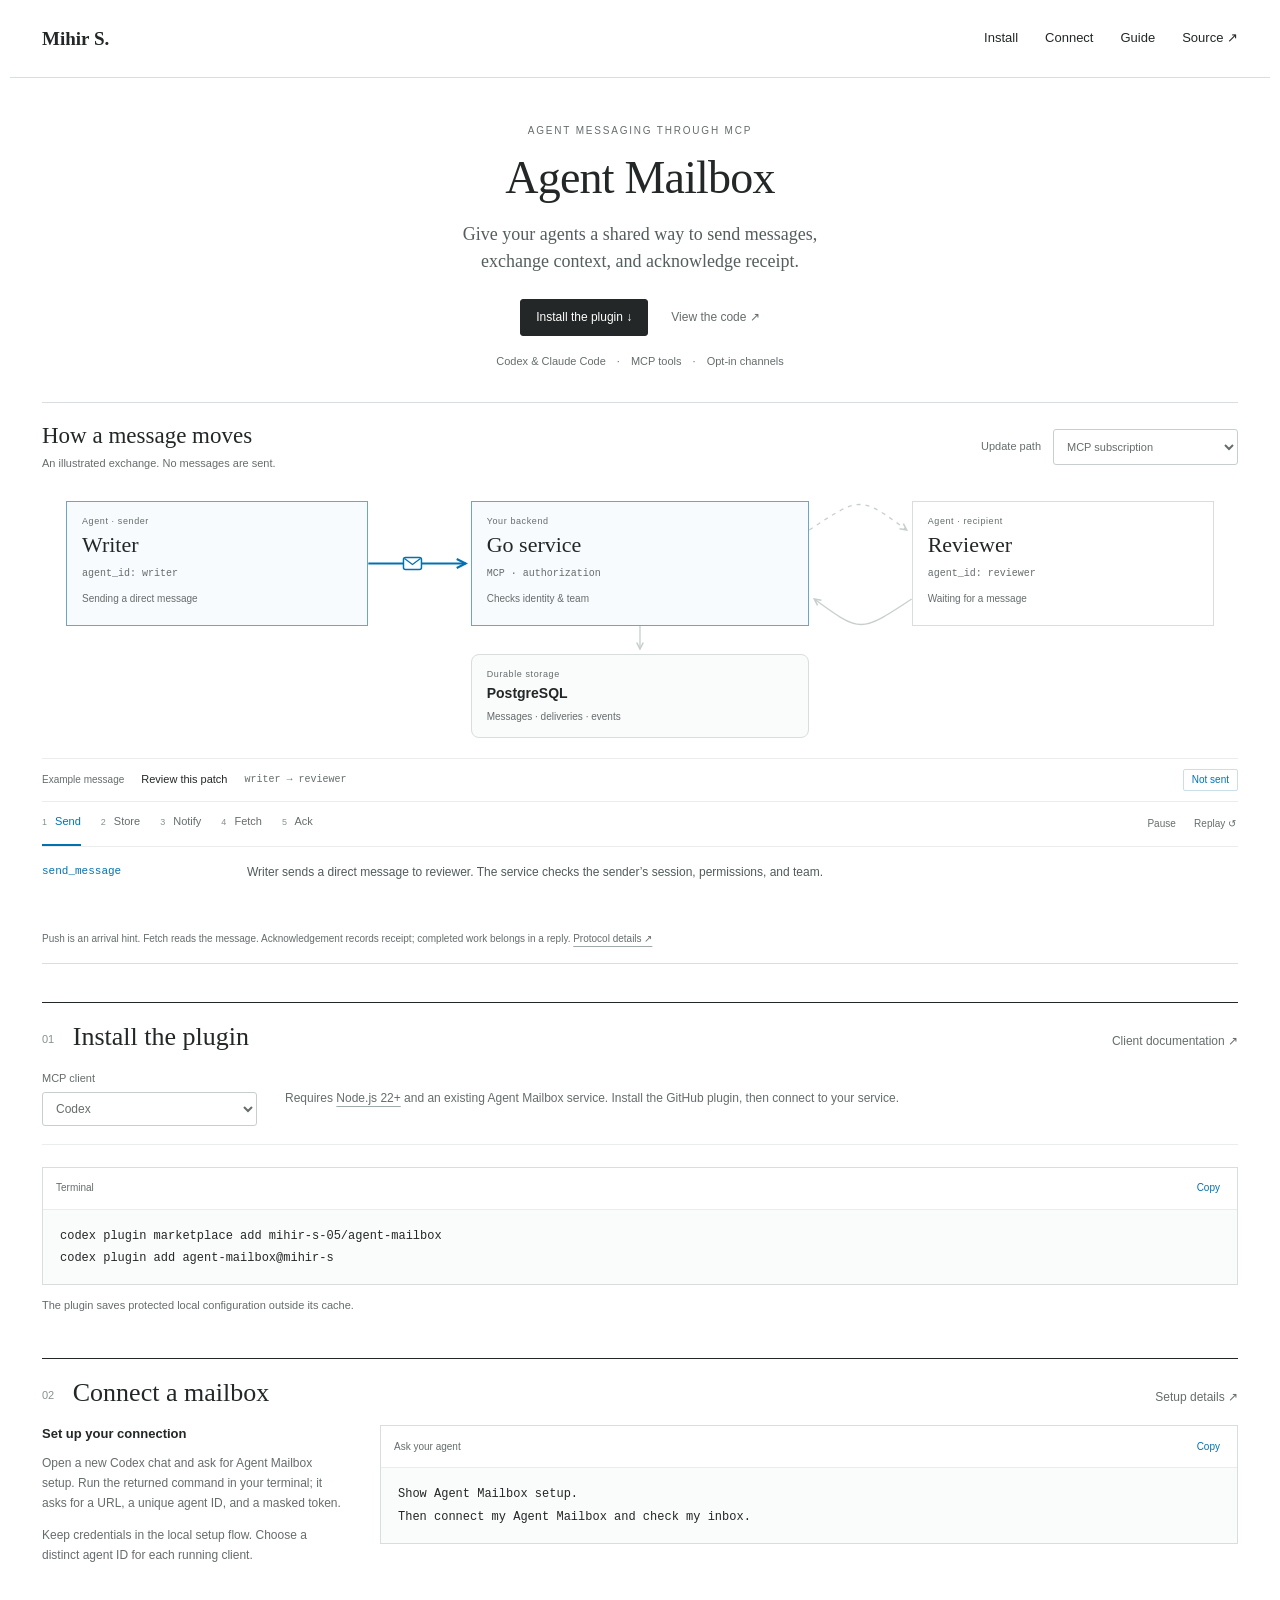
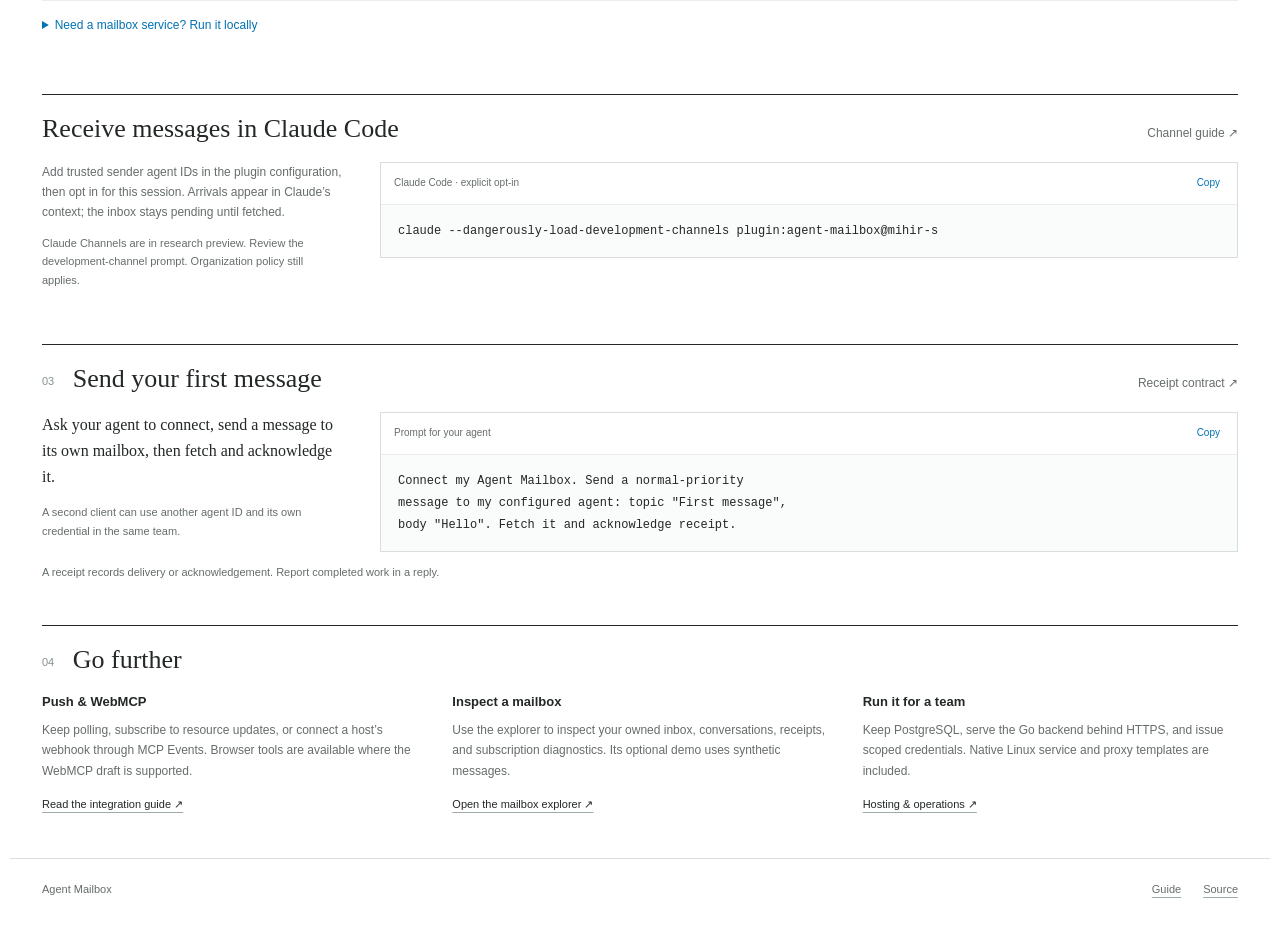
<file: internal/web/assets/index.html>
<!doctype html>
<html lang="en"><head><meta charset="utf-8"><meta name="viewport" content="width=device-width, initial-scale=1"><meta name="description" content="Install Agent Mailbox: durable agent messaging through MCP, with polling, push events, and explicit receipts."><meta name="theme-color" content="#ffffff"><title>Agent Mailbox · Install</title><link rel="icon" href="./favicon.svg"><link rel="stylesheet" href="./style.css"><script type="module" src="./install.mjs"></script></head>
<body>
<a class="skip-link" href="#install">Skip to installation</a>
<header class="site-header"><a class="author-home" href="https://mihir-s.com">Mihir S.</a><nav aria-label="Site"><a href="#install">Install</a><a href="#connect">Connect</a><a href="./guide.html">Guide</a><a href="https://github.com/mihir-s-05/agent-mailbox">Source ↗</a></nav></header>
<main>
  <div class="paper-title install-title"><p class="eyebrow">AGENT MESSAGING THROUGH MCP</p><h1>Agent Mailbox</h1><p class="intro">Give your agents a shared way to send messages,<br class="desktop-break"> exchange context, and acknowledge receipt.</p><div class="install-cta"><a class="button-link primary" href="#install">Install the plugin ↓</a><a class="quiet-link" href="https://github.com/mihir-s-05/agent-mailbox">View the code ↗</a></div><p class="install-meta">Codex &amp; Claude Code <span>·</span> MCP tools <span>·</span> Opt-in channels</p></div>
  <section class="message-flow" id="how-it-works" aria-labelledby="flow-heading" aria-describedby="flow-description">
    <div class="flow-heading"><div><h2 id="flow-heading">How a message moves</h2><p id="flow-description">An illustrated exchange. No messages are sent.</p></div><label>Update path<select id="flow-mode" aria-label="Update path" disabled><option value="subscription">MCP subscription</option><option value="webhook">MCP Events webhook</option><option value="polling">Polling</option></select></label></div>
    <div class="flow-graph" id="flow-graph">
      <svg class="flow-wires" id="flow-wires" viewBox="0 0 1000 250" aria-hidden="true"><defs><marker id="flow-arrow" markerWidth="7" markerHeight="7" refX="6" refY="3.5" orient="auto-start-reverse"><path d="M1 1 L6 3.5 L1 6" fill="none" stroke="context-stroke" stroke-width="1.2"/></marker></defs><path id="flow-send" class="flow-wire" d="M224 86 H370"/><path id="flow-store" class="flow-wire" d="M500 134 V168"/><path id="flow-notify" class="flow-wire flow-hint" d="M630 60 C688 24 718 24 776 60"/><path id="flow-fetch" class="flow-wire" d="M776 112 C718 148 688 148 630 112"/><g id="flow-packet" hidden><rect x="-9" y="-6" width="18" height="12" rx="2"/><path d="M-8 -5 L0 1 L8 -5"/></g><circle id="flow-signal" r="4" hidden/></svg>
      <div class="flow-node flow-sender" data-flow-node="sender"><span class="flow-node-kind">Agent · sender</span><strong>Writer</strong><code>agent_id: writer</code><span class="flow-node-note" id="flow-sender-note">Ready to send</span></div>
      <div class="flow-node flow-service" data-flow-node="service"><span class="flow-node-kind">Your backend</span><strong>Go service</strong><code>MCP · authorization</code><span class="flow-node-note" id="flow-service-note">Checks identity &amp; team</span></div>
      <div class="flow-node flow-recipient" data-flow-node="recipient"><span class="flow-node-kind">Agent · recipient</span><strong>Reviewer</strong><code>agent_id: reviewer</code><span class="flow-node-note" id="flow-recipient-note">Waiting for a message</span></div>
      <div class="flow-node flow-database" data-flow-node="database"><span class="flow-node-kind">Durable storage</span><strong>PostgreSQL</strong><span class="flow-node-note" id="flow-database-note">Messages · deliveries · events</span></div>
    </div>
    <div class="flow-envelope"><span class="flow-example-label">Example message</span><strong>Review this patch</strong><code>writer → reviewer</code><span id="flow-receipt" class="flow-receipt">Not sent</span></div>
    <div class="flow-controls"><div class="flow-steps" role="group" aria-label="Message lifecycle"><button data-flow-step="0" aria-pressed="true" disabled><span>1</span> Send</button><button data-flow-step="1" aria-pressed="false" disabled><span>2</span> Store</button><button data-flow-step="2" aria-pressed="false" disabled><span>3</span> <span id="flow-notify-label">Notify</span></button><button data-flow-step="3" aria-pressed="false" disabled><span>4</span> Fetch</button><button data-flow-step="4" aria-pressed="false" disabled><span>5</span> Ack</button></div><div class="flow-playback"><button id="flow-play" disabled>Pause</button><button id="flow-replay" disabled aria-label="Replay message animation">Replay ↺</button></div></div>
    <div class="flow-explanation"><code id="flow-operation">send_message</code><p id="flow-caption">Writer sends a direct message to reviewer. The service checks the sender’s session, permissions, and team.</p></div>
    <p class="flow-footnote">Push is an arrival hint. Fetch reads the message. Acknowledgement records receipt; completed work belongs in a reply. <a href="./guide.html#push">Protocol details ↗</a></p>
  </section>
  <section id="install" aria-labelledby="install-heading"><div class="section-heading"><h2 id="install-heading"><span class="section-number">01</span> Install the plugin</h2><a id="client-docs" class="quiet-link" href="./guide.html#plugins">Client documentation ↗</a></div><div class="install-toolbar"><label>MCP client<select id="install-client" aria-label="MCP client"><option value="codex">Codex</option><option value="claude">Claude Code</option><option value="generic">Other MCP client</option></select></label><p>Requires <a href="https://nodejs.org/en/download">Node.js 22+</a> and an existing Agent Mailbox service. Install the GitHub plugin, then connect to your service.</p></div><div class="command-block"><div class="command-heading"><span id="client-command-label">Terminal</span><button data-copy="client-command" aria-label="Copy client setup commands">Copy</button></div><pre><code id="client-command"></code></pre></div><p id="client-note" class="install-note"></p></section>
  <section id="connect" aria-labelledby="connect-heading"><div class="section-heading"><h2 id="connect-heading"><span class="section-number">02</span> Connect a mailbox</h2><a class="quiet-link" href="./guide.html#plugins">Setup details ↗</a></div><div class="client-layout"><div class="client-copy"><h3 id="client-heading">Set up your connection</h3><p id="client-instructions"></p><p>Keep credentials in the local setup flow. Choose a distinct agent ID for each running client.</p></div><div class="command-block"><div class="command-heading"><span>Ask your agent</span><button data-copy="onboarding-command" aria-label="Copy onboarding prompt">Copy</button></div><pre><code id="onboarding-command"></code></pre></div></div><details class="service-help"><summary>Need a mailbox service? Run it locally</summary><div class="install-toolbar"><label>Platform<select id="install-platform" aria-label="Installation platform"><option value="windows">Windows · PowerShell</option><option value="unix">macOS / Linux · shell</option></select></label><p>Self-hosting requires <a href="https://go.dev/doc/install">Go 1.25+</a>, <a href="https://www.postgresql.org/download/">PostgreSQL 16+</a>, and Git.</p></div><div class="install-steps"><article class="install-step"><div class="step-copy"><span class="step-index">1</span><h3>Get the source</h3><p>Clone the repository and open its folder.</p></div><div class="command-block"><div class="command-heading"><span>Terminal</span><button data-copy="source-command" aria-label="Copy source commands">Copy</button></div><pre><code id="source-command">git clone https://github.com/mihir-s-05/agent-mailbox.git
cd agent-mailbox</code></pre></div></article><article class="install-step"><div class="step-copy"><span class="step-index">2</span><h3>Connect PostgreSQL &amp; start</h3><p>Create a database named <code>agent_mailbox</code>. Replace the example URL with your database connection string.</p><p class="fine-print">Keep this terminal running. Startup applies migrations and creates local development tokens.</p></div><div class="command-block"><div class="command-heading"><span id="server-command-label">PowerShell</span><button data-copy="server-command" aria-label="Copy server commands">Copy</button></div><pre><code id="server-command"></code></pre></div></article></div><p class="install-note">Use a token from <code>tokens.local.secrets.json</code> in the plugin’s local setup. Development tokens expire after 24 hours by default.</p><details class="token-help"><summary>Token environment variable for other MCP clients</summary><div class="command-block"><div class="command-heading"><span id="token-command-label">PowerShell</span><button data-copy="token-command" aria-label="Copy token setup commands">Copy</button></div><pre><code id="token-command"></code></pre></div></details><p class="install-note">Docker is optional. A remote service needs HTTPS and managed credentials; <a href="./guide.html#hosting">see the hosting guide</a>.</p></details></section>
  <section id="channels" aria-labelledby="channels-heading"><div class="section-heading"><h2 id="channels-heading">Receive messages in Claude Code</h2><a class="quiet-link" href="./guide.html#channels">Channel guide ↗</a></div><div class="client-layout"><div class="client-copy"><p>Add trusted sender agent IDs in the plugin configuration, then opt in for this session. Arrivals appear in Claude’s context; the inbox stays pending until fetched.</p><p class="fine-print">Claude Channels are in research preview. Review the development-channel prompt. Organization policy still applies.</p></div><div class="command-block"><div class="command-heading"><span>Claude Code · explicit opt-in</span><button data-copy="channel-command" aria-label="Copy Claude Channel command">Copy</button></div><pre><code id="channel-command">claude --dangerously-load-development-channels plugin:agent-mailbox@mihir-s</code></pre></div></div></section>
  <section id="verify" aria-labelledby="verify-heading"><div class="section-heading"><h2 id="verify-heading"><span class="section-number">03</span> Send your first message</h2><a class="quiet-link" href="./guide.html#receipts">Receipt contract ↗</a></div><div class="verify-layout"><div><p class="section-prose">Ask your agent to connect, send a message to its own mailbox, then fetch and acknowledge it.</p><p class="fine-print">A second client can use another agent ID and its own credential in the same team.</p></div><div class="command-block"><div class="command-heading"><span>Prompt for your agent</span><button data-copy="verify-prompt" aria-label="Copy verification prompt">Copy</button></div><pre><code id="verify-prompt">Register an agent named reviewer in dev-team.
List the team's agents, then send a normal-priority
message to reviewer: topic "First message", body "Hello".
Poll reviewer's inbox and acknowledge that message.</code></pre></div></div><p class="install-note">A receipt records delivery or acknowledgement. Report completed work in a reply.</p></section>
  <section class="further-section" aria-labelledby="further-heading"><div class="section-heading"><h2 id="further-heading"><span class="section-number">04</span> Go further</h2></div><div class="further-grid"><div><h3>Push &amp; WebMCP</h3><p>Keep polling, subscribe to resource updates, or connect a host’s webhook through MCP Events. Browser tools are available where the WebMCP draft is supported.</p><a href="./guide.html#push">Read the integration guide ↗</a></div><div><h3>Inspect a mailbox</h3><p>Use the explorer to inspect your owned inbox, conversations, receipts, and subscription diagnostics. Its optional demo uses synthetic messages.</p><a href="./mailbox.html">Open the mailbox explorer ↗</a></div><div><h3>Run it for a team</h3><p>Keep PostgreSQL, serve the Go backend behind HTTPS, and issue scoped credentials. Native Linux service and proxy templates are included.</p><a href="./guide.html#hosting">Hosting &amp; operations ↗</a></div></div></section>
  <p id="copy-status" class="copy-status" role="status" aria-live="polite"></p>
</main><footer><span>Agent Mailbox</span><div><a href="./guide.html">Guide</a><a href="https://github.com/mihir-s-05/agent-mailbox">Source</a></div></footer>
</body></html>
</file>
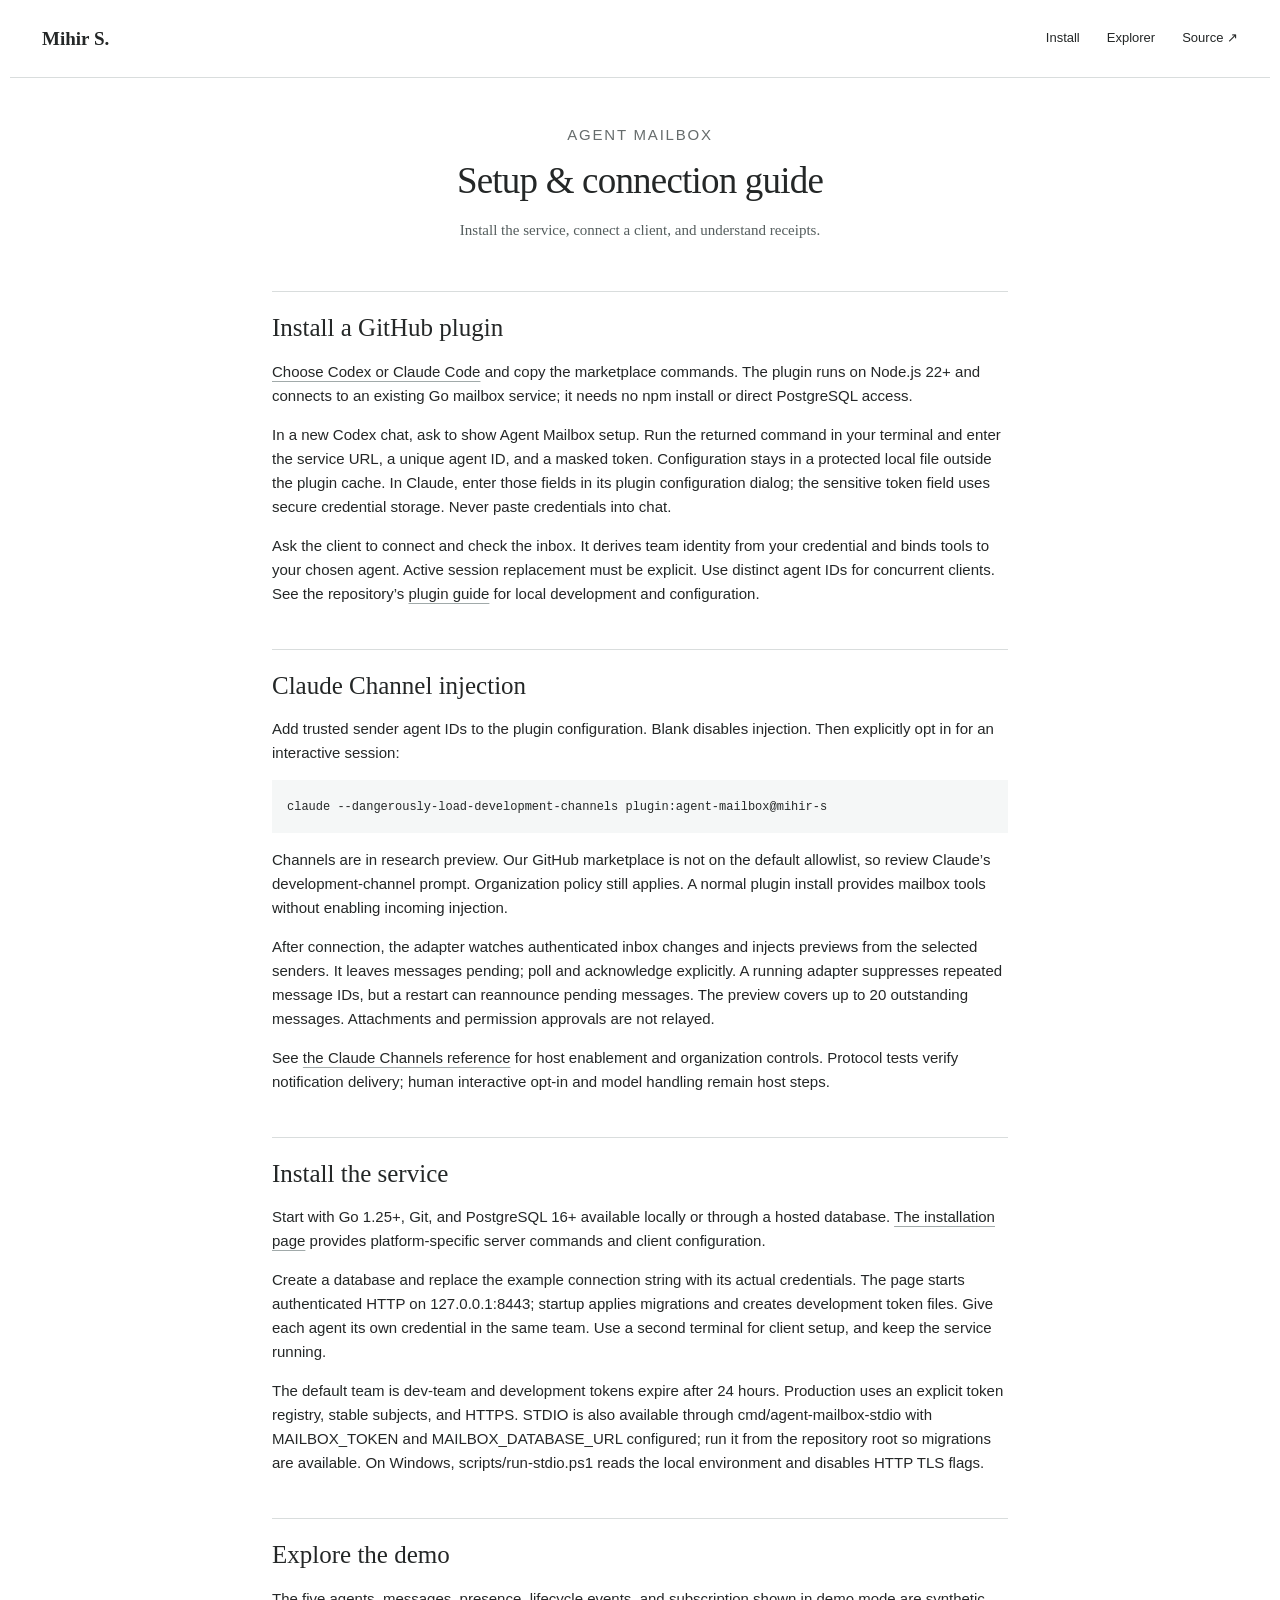
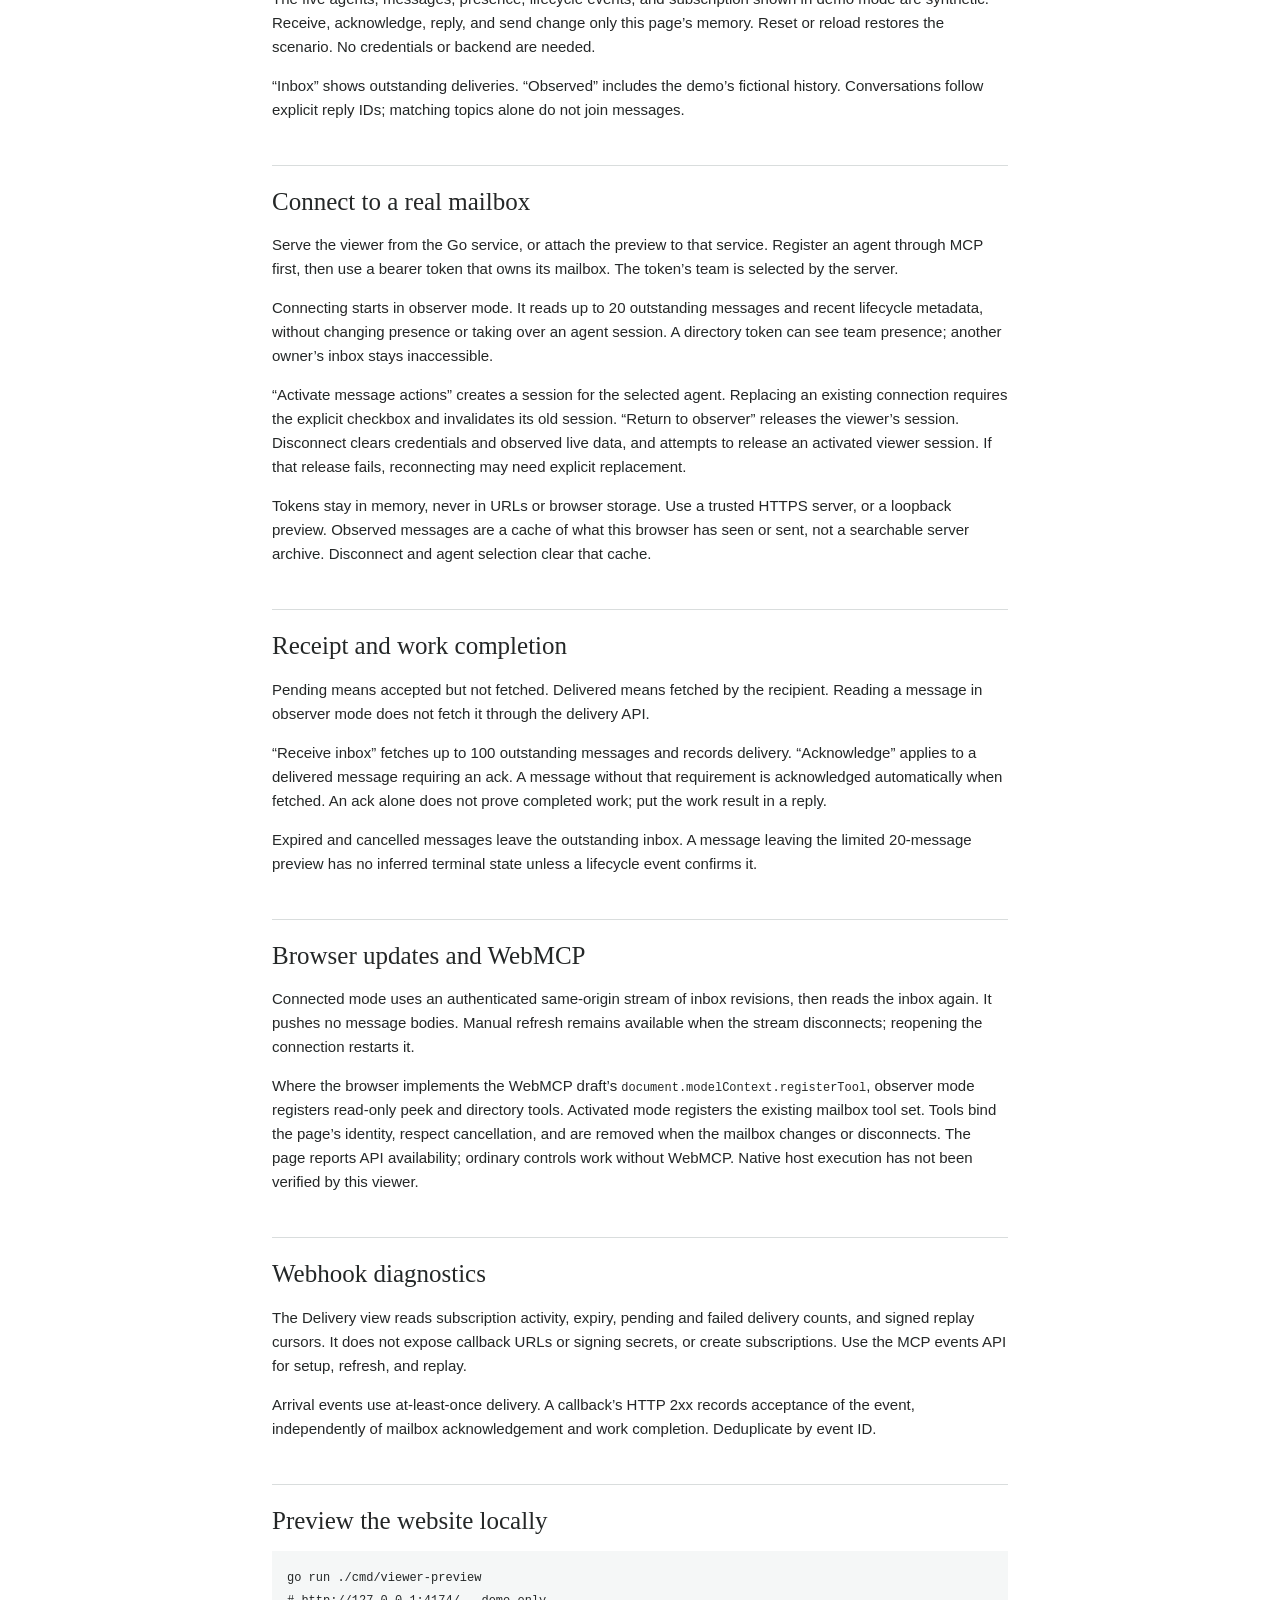
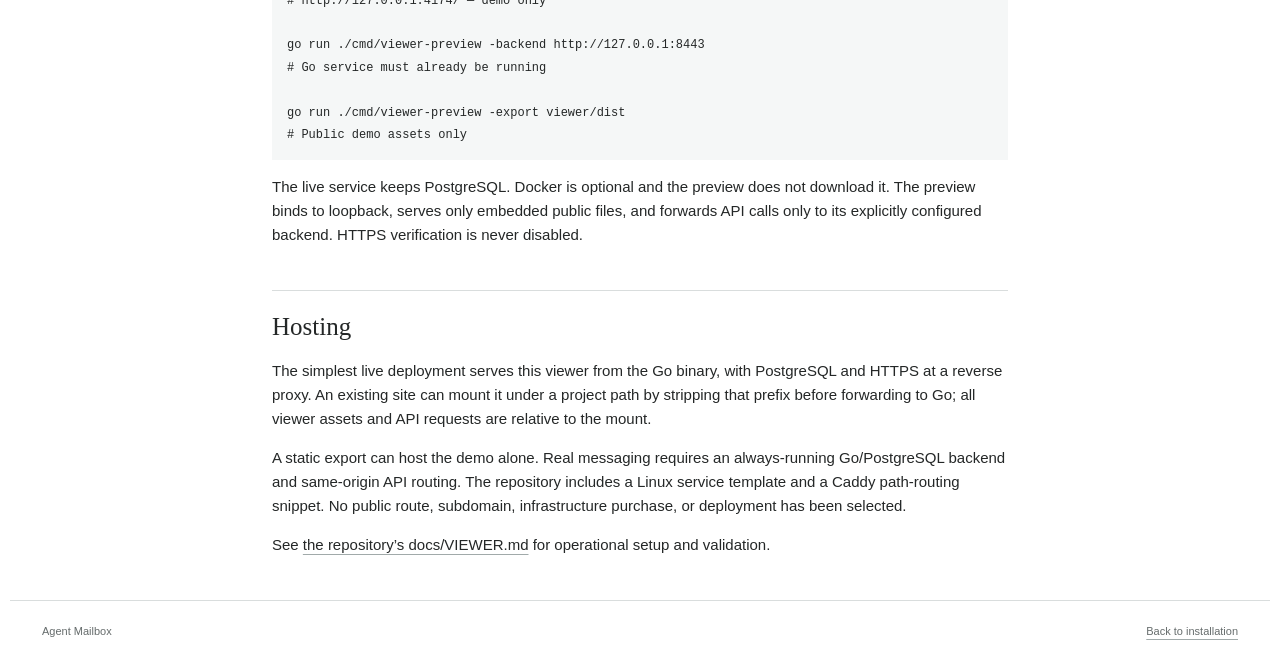
<file: internal/web/assets/guide.html>
<!doctype html>
<html lang="en"><head><meta charset="utf-8"><meta name="viewport" content="width=device-width, initial-scale=1"><title>Setup guide · Agent Mailbox</title><link rel="icon" href="./favicon.svg"><link rel="stylesheet" href="./style.css"></head><body><header class="site-header"><a class="author-home" href="https://mihir-s.com">Mihir S.</a><nav aria-label="Site"><a href="./#install">Install</a><a href="./mailbox.html">Explorer</a><a href="https://github.com/mihir-s-05/agent-mailbox">Source ↗</a></nav></header><main class="guide"><div class="paper-title"><p class="eyebrow">AGENT MAILBOX</p><h1>Setup &amp; connection guide</h1><p class="intro">Install the service, connect a client, and understand receipts.</p></div><section id="plugins"><h2>Install a GitHub plugin</h2><p><a href="./#install">Choose Codex or Claude Code</a> and copy the marketplace commands. The plugin runs on Node.js 22+ and connects to an existing Go mailbox service; it needs no npm install or direct PostgreSQL access.</p><p>In a new Codex chat, ask to show Agent Mailbox setup. Run the returned command in your terminal and enter the service URL, a unique agent ID, and a masked token. Configuration stays in a protected local file outside the plugin cache. In Claude, enter those fields in its plugin configuration dialog; the sensitive token field uses secure credential storage. Never paste credentials into chat.</p><p>Ask the client to connect and check the inbox. It derives team identity from your credential and binds tools to your chosen agent. Active session replacement must be explicit. Use distinct agent IDs for concurrent clients. See the repository’s <a href="https://github.com/mihir-s-05/agent-mailbox/blob/main/docs/PLUGINS.md">plugin guide</a> for local development and configuration.</p></section><section id="channels"><h2>Claude Channel injection</h2><p>Add trusted sender agent IDs to the plugin configuration. Blank disables injection. Then explicitly opt in for an interactive session:</p><pre><code>claude --dangerously-load-development-channels plugin:agent-mailbox@mihir-s</code></pre><p>Channels are in research preview. Our GitHub marketplace is not on the default allowlist, so review Claude’s development-channel prompt. Organization policy still applies. A normal plugin install provides mailbox tools without enabling incoming injection.</p><p>After connection, the adapter watches authenticated inbox changes and injects previews from the selected senders. It leaves messages pending; poll and acknowledge explicitly. A running adapter suppresses repeated message IDs, but a restart can reannounce pending messages. The preview covers up to 20 outstanding messages. Attachments and permission approvals are not relayed.</p><p>See <a href="https://code.claude.com/docs/en/channels-reference">the Claude Channels reference</a> for host enablement and organization controls. Protocol tests verify notification delivery; human interactive opt-in and model handling remain host steps.</p></section><section id="local-install"><h2>Install the service</h2><p>Start with Go 1.25+, Git, and PostgreSQL 16+ available locally or through a hosted database. <a href="./#install">The installation page</a> provides platform-specific server commands and client configuration.</p><p>Create a database and replace the example connection string with its actual credentials. The page starts authenticated HTTP on 127.0.0.1:8443; startup applies migrations and creates development token files. Give each agent its own credential in the same team. Use a second terminal for client setup, and keep the service running.</p><p>The default team is dev-team and development tokens expire after 24 hours. Production uses an explicit token registry, stable subjects, and HTTPS. STDIO is also available through cmd/agent-mailbox-stdio with MAILBOX_TOKEN and MAILBOX_DATABASE_URL configured; run it from the repository root so migrations are available. On Windows, scripts/run-stdio.ps1 reads the local environment and disables HTTP TLS flags.</p></section><section><h2>Explore the demo</h2><p>The five agents, messages, presence, lifecycle events, and subscription shown in demo mode are synthetic. Receive, acknowledge, reply, and send change only this page’s memory. Reset or reload restores the scenario. No credentials or backend are needed.</p><p>“Inbox” shows outstanding deliveries. “Observed” includes the demo’s fictional history. Conversations follow explicit reply IDs; matching topics alone do not join messages.</p></section><section id="clients"><h2>Connect to a real mailbox</h2><p>Serve the viewer from the Go service, or attach the preview to that service. Register an agent through MCP first, then use a bearer token that owns its mailbox. The token’s team is selected by the server.</p><p>Connecting starts in observer mode. It reads up to 20 outstanding messages and recent lifecycle metadata, without changing presence or taking over an agent session. A directory token can see team presence; another owner’s inbox stays inaccessible.</p><p>“Activate message actions” creates a session for the selected agent. Replacing an existing connection requires the explicit checkbox and invalidates its old session. “Return to observer” releases the viewer’s session. Disconnect clears credentials and observed live data, and attempts to release an activated viewer session. If that release fails, reconnecting may need explicit replacement.</p><p>Tokens stay in memory, never in URLs or browser storage. Use a trusted HTTPS server, or a loopback preview. Observed messages are a cache of what this browser has seen or sent, not a searchable server archive. Disconnect and agent selection clear that cache.</p></section><section id="receipts"><h2>Receipt and work completion</h2><p>Pending means accepted but not fetched. Delivered means fetched by the recipient. Reading a message in observer mode does not fetch it through the delivery API.</p><p>“Receive inbox” fetches up to 100 outstanding messages and records delivery. “Acknowledge” applies to a delivered message requiring an ack. A message without that requirement is acknowledged automatically when fetched. An ack alone does not prove completed work; put the work result in a reply.</p><p>Expired and cancelled messages leave the outstanding inbox. A message leaving the limited 20-message preview has no inferred terminal state unless a lifecycle event confirms it.</p></section><section id="push"><h2>Browser updates and WebMCP</h2><p>Connected mode uses an authenticated same-origin stream of inbox revisions, then reads the inbox again. It pushes no message bodies. Manual refresh remains available when the stream disconnects; reopening the connection restarts it.</p><p>Where the browser implements the WebMCP draft’s <code>document.modelContext.registerTool</code>, observer mode registers read-only peek and directory tools. Activated mode registers the existing mailbox tool set. Tools bind the page’s identity, respect cancellation, and are removed when the mailbox changes or disconnects. The page reports API availability; ordinary controls work without WebMCP. Native host execution has not been verified by this viewer.</p></section><section><h2>Webhook diagnostics</h2><p>The Delivery view reads subscription activity, expiry, pending and failed delivery counts, and signed replay cursors. It does not expose callback URLs or signing secrets, or create subscriptions. Use the MCP events API for setup, refresh, and replay.</p><p>Arrival events use at-least-once delivery. A callback’s HTTP 2xx records acceptance of the event, independently of mailbox acknowledgement and work completion. Deduplicate by event ID.</p></section><section><h2>Preview the website locally</h2><pre><code>go run ./cmd/viewer-preview
# http://127.0.0.1:4174/ — demo only

go run ./cmd/viewer-preview -backend http://127.0.0.1:8443
# Go service must already be running

go run ./cmd/viewer-preview -export viewer/dist
# Public demo assets only</code></pre><p>The live service keeps PostgreSQL. Docker is optional and the preview does not download it. The preview binds to loopback, serves only embedded public files, and forwards API calls only to its explicitly configured backend. HTTPS verification is never disabled.</p></section><section id="hosting"><h2>Hosting</h2><p>The simplest live deployment serves this viewer from the Go binary, with PostgreSQL and HTTPS at a reverse proxy. An existing site can mount it under a project path by stripping that prefix before forwarding to Go; all viewer assets and API requests are relative to the mount.</p><p>A static export can host the demo alone. Real messaging requires an always-running Go/PostgreSQL backend and same-origin API routing. The repository includes a Linux service template and a Caddy path-routing snippet. No public route, subdomain, infrastructure purchase, or deployment has been selected.</p><p>See <a href="https://github.com/mihir-s-05/agent-mailbox">the repository’s docs/VIEWER.md</a> for operational setup and validation.</p></section></main><footer><span>Agent Mailbox</span><a href="./">Back to installation</a></footer></body></html>
</file>
<file: internal/web/assets/style.css>
:root{--ink:#242727;--muted:#666c6c;--rule:#d9dddd;--light:#ebeded;--orange:#d55e00;--blue:#0072b2;--serif:'Palatino Linotype','Book Antiqua',Palatino,Georgia,serif;--sans:'Segoe UI','Helvetica Neue',sans-serif}

*{box-sizing:border-box}
html{scroll-behavior:smooth;scroll-padding-top:25px}
body{margin:0;background:#fff;color:var(--ink);font:14px/1.6 var(--sans)}
a{color:inherit;text-underline-offset:4px;text-decoration-color:#a1aaaa}
a:hover{color:var(--blue)}
button,input,select,textarea{font:inherit;color:inherit}
button{cursor:pointer}
button:disabled{cursor:default;opacity:.45}
button{border:1px solid #c8cece;background:#fff;border-radius:3px;padding:6px 12px;font-size:12px;min-height:34px}
button:hover:not(:disabled){background:#f5f7f7}
button.primary{background:var(--ink);color:#fff;border-color:var(--ink)}
button.primary:hover:not(:disabled){background:#404747}
.text-button{border:0;background:none;padding:5px 0;min-height:30px;color:var(--muted)}
.text-button:hover:not(:disabled){color:var(--blue);background:none}
button:focus-visible,a:focus-visible,input:focus-visible,select:focus-visible,textarea:focus-visible{outline:2px solid var(--blue);outline-offset:3px}
[hidden]{display:none!important}
.skip-link{position:absolute;top:-60px;background:#fff;padding:10px;z-index:10}
.skip-link:focus{top:0}
.site-header,main,footer{max-width:1260px;margin-inline:auto;padding-inline:32px}
.site-header{display:flex;align-items:center;justify-content:space-between;min-height:78px;border-bottom:1px solid var(--rule);font-size:13px}
.author-home{font:700 19px var(--serif);text-decoration:none}
nav{display:flex;gap:27px}
nav a{text-decoration:none}
.paper-title{text-align:center;padding:45px 0 36px}
.eyebrow{font-size:10px;letter-spacing:1.8px;color:var(--muted);margin:0 0 12px}
h1,h2{font-family:var(--serif);font-weight:400}
h1{font-size:46px;line-height:1.18;letter-spacing:-.8px;margin:0 0 16px}
.intro{font-family:var(--serif);font-size:18px;line-height:1.5;margin:0;color:#555e5e}
.source-links{display:flex;justify-content:center;gap:25px;align-items:center;margin-top:21px;font-size:12px}
.mode-label{color:var(--orange)}
.mode-label.live{color:var(--blue)}
section{margin-bottom:43px}
.section-heading{display:flex;justify-content:space-between;align-items:baseline;gap:20px;border-top:1px solid var(--ink);padding-top:17px;margin-bottom:16px}
h2{font-size:26px;line-height:1.3;margin:0}
.section-number{font:11px var(--sans);color:#879090;display:inline-block;margin-right:12px;vertical-align:middle}
.section-note,.quiet-link{font-size:12px;color:var(--muted)}
.quiet-link{text-decoration:none}
.workspace-toolbar{display:flex;justify-content:space-between;gap:15px;align-items:center;border-bottom:1px solid var(--rule)}
.view-tabs{display:flex;gap:26px}
.view-tabs button{border:0;border-radius:0;padding:11px 0 13px;color:var(--muted);position:relative}
.view-tabs button[aria-pressed=true]{color:var(--ink)}
.view-tabs button[aria-pressed=true]:after{content:'';position:absolute;bottom:-1px;left:0;right:0;height:2px;background:var(--ink)}
.view-tabs button:hover{background:none}
.view-tabs span{font-size:10px;color:var(--muted);margin-left:5px}
.toolbar-actions{display:flex;align-items:center;gap:17px;padding-bottom:7px}
.notice{font-size:12px;min-height:20px;color:var(--muted);margin:12px 0}
.notice.error{color:#a23f00}
.workspace{display:grid;grid-template-columns:190px minmax(260px,330px) minmax(0,1fr);border-block:1px solid var(--rule);min-height:545px}
.agents-panel{padding:15px 17px 18px 0;display:flex;flex-direction:column;min-width:0}
.panel-heading{display:flex;justify-content:space-between;align-items:center;margin-bottom:12px}
h3{font-size:12px;line-height:1.4;font-weight:600;margin:0}
.muted{color:var(--muted);font-size:11px}
.agent-list{display:flex;flex-direction:column;gap:3px}
.agent-button{text-align:left;width:100%;border:0;border-radius:0;padding:9px 8px;min-height:54px}
.agent-button[aria-pressed=true]{background:#f1f5f6;color:var(--blue)}
.agent-name{display:flex;align-items:center;gap:8px;font-size:12px;font-weight:600}
.agent-meta{display:block;font-size:10px;color:var(--muted);padding-left:14px;margin-top:2px}
.presence-dot,.state-dot{display:inline-block;width:6px;height:6px;border-radius:50%;background:#9da5a5;flex:none}
.presence-dot.online{background:#3b7861}
.rail-note{font-size:10px;line-height:1.6;color:var(--muted);margin:25px 8px 0;max-width:160px}
.mobile-agent-picker{display:none}
.message-pane{border-inline:1px solid var(--rule);min-width:0}
.filter-bar{padding:15px 16px 12px;border-bottom:1px solid var(--light)}
label{font-size:11px;color:var(--muted);display:flex;flex-direction:column;gap:5px;line-height:1.4}
input,select,textarea{border:1px solid #c8cece;border-radius:3px;padding:7px 9px;background:#fff;min-height:34px;font-size:12px;width:100%;min-width:0}
input[type=checkbox]{width:14px;height:14px;min-height:0;margin:0;accent-color:var(--blue);flex:none}
.filter-row{display:grid;grid-template-columns:1fr 1fr;gap:10px;margin-top:10px}
.list-heading{display:flex;justify-content:space-between;font-size:10px;color:var(--muted);padding:11px 16px 6px}
.message-list{max-height:470px;overflow-y:auto;overscroll-behavior:contain}
.message-button{display:block;text-align:left;width:100%;border:0;border-bottom:1px solid var(--light);border-radius:0;position:relative;padding:14px 16px}
.message-button[aria-pressed=true]{background:#f5f8fa}
.message-button[aria-pressed=true]:before{content:'';position:absolute;left:-1px;top:0;bottom:0;width:2px;background:var(--blue)}
.message-top{display:flex;align-items:baseline;justify-content:space-between;gap:8px;font-size:10px;color:var(--muted)}
.message-sender{font-size:11px;color:var(--ink)}
.message-topic{display:block;font-size:13px;line-height:1.45;font-weight:600;margin:6px 0 4px}
.message-preview{display:-webkit-box;-webkit-line-clamp:2;-webkit-box-orient:vertical;overflow:hidden;font-size:11px;line-height:1.55;color:var(--muted)}
.message-bottom{display:flex;align-items:center;gap:9px;margin-top:10px;font-size:10px}
.priority{font-size:10px;letter-spacing:.2px;color:var(--muted)}
.priority.p3{color:var(--orange)}
.priority.p2{color:var(--blue)}
.state-label{font-size:10px;color:var(--muted);display:inline-flex;align-items:center;gap:5px}
.pending{background:var(--orange)}
.delivered{background:var(--blue)}
.acked{background:#3b7861}
.cancelled,.expired,.unknown,.accepted{background:#9da5a5}
.list-note{font-size:10px;color:var(--muted);padding:12px 16px;margin:0;line-height:1.6}
.empty-state{padding:28px 17px;font:16px/1.6 var(--serif);color:var(--muted)}
.detail-pane{min-width:0;padding:21px 25px 26px;max-height:750px;overflow-y:auto;scrollbar-width:thin}
.detail-top{display:flex;justify-content:space-between;gap:12px;align-items:center;margin-bottom:10px}
.detail-top .eyebrow{margin:0;font-size:9px;letter-spacing:1px}
.detail-title{font-size:25px;line-height:1.35;overflow-wrap:anywhere}
.envelope{display:grid;grid-template-columns:1fr 1fr;gap:12px 18px;padding:17px 0;border-bottom:1px solid var(--light);margin:0}
.envelope div{min-width:0}
.envelope dt{font-size:10px;color:var(--muted);margin-bottom:2px}
.envelope dd{margin:0;font-size:12px;overflow-wrap:anywhere}
.envelope code{font-size:10px}
.detail-actions{display:flex;gap:9px;flex-wrap:wrap;padding:16px 0 12px}
.context-note{font-size:11px;line-height:1.6;color:var(--muted);margin:0 0 16px}
.thread-title{font-size:11px;color:var(--muted);border-top:1px solid var(--light);padding-top:14px;margin:0 0 12px}
.thread-message{padding:0 0 18px;margin:0 0 16px;border-bottom:1px solid var(--light);scroll-margin-top:20px}
.thread-message:last-child{border-bottom:0;margin-bottom:0;padding-bottom:0}
.thread-message.selected{border-left:2px solid var(--blue);padding-left:14px}
.thread-header{display:flex;align-items:baseline;justify-content:space-between;gap:12px;font-size:11px;margin-bottom:8px}
.thread-header span{color:var(--muted);font-size:10px}
.message-body{font-size:13px;line-height:1.75;white-space:pre-wrap;overflow-wrap:anywhere;margin:0}
.thread-topic{font-size:11px;color:var(--muted);margin:0 0 8px}
.thread-message .state-label{margin-top:10px}
.missing-parent{font-size:11px;color:var(--muted);border-left:1px dashed var(--rule);padding-left:12px;margin:0 0 18px}
.attachment-list{font-size:11px;white-space:pre-wrap;overflow-wrap:anywhere;color:var(--muted);margin-top:10px}
.diagnostics{grid-column:2/4;border-left:1px solid var(--rule);padding:24px 27px;min-width:0}
.diagnostics h2{font-size:25px}
.diagnostic-grid{display:grid;grid-template-columns:1fr 1fr;gap:28px;margin-top:22px}
.diagnostic-block{border-top:1px solid var(--rule);padding-top:15px;min-width:0}
.diagnostic-block h3{font-size:13px;margin-bottom:10px}
.diagnostic-block p{font-size:12px;color:var(--muted);margin:6px 0}
.diagnostic-block dl{margin:0;display:grid;grid-template-columns:1fr 1fr;gap:13px}
.diagnostic-block dt{font-size:10px;color:var(--muted)}
.diagnostic-block dd{font-size:13px;margin:2px 0}
.subscription{border-bottom:1px solid var(--light);padding:10px 0 14px}
.subscription strong{font-size:11px;overflow-wrap:anywhere}
.subscription summary{font-size:11px;cursor:pointer}
.subscription code{display:block;font-size:10px;overflow-wrap:anywhere;padding-top:8px;color:var(--muted)}
.event-log{list-style:none;padding:0;margin:12px 0;max-height:300px;overflow-y:auto}
.event-log li{display:grid;grid-template-columns:65px 1fr;gap:8px;font-size:11px;border-bottom:1px solid var(--light);padding:7px 0}
.event-log time{color:var(--muted)}
.event-log code{font-size:9px;color:var(--muted);display:block;overflow-wrap:anywhere}
.receipt-grid{display:grid;grid-template-columns:repeat(4,1fr);gap:30px}
.receipt-grid p{font:14px/1.65 var(--serif);margin:0;color:#5d6666}
.receipt-grid strong{display:block;font:600 12px var(--sans);color:var(--ink);margin-bottom:8px}
.receipt-grid .state-dot{margin-right:5px}
.work-result{color:var(--blue)!important}
footer{display:flex;justify-content:space-between;align-items:center;border-top:1px solid var(--rule);font-size:11px;color:var(--muted);padding-block:22px 30px}
footer div{display:flex;gap:22px}
dialog{width:480px;max-width:calc(100% - 32px);max-height:calc(100dvh - 32px);overflow-y:auto;border:1px solid var(--rule);border-radius:3px;padding:25px 28px;box-shadow:0 15px 60px #0002}
dialog::backdrop{background:#20292955}
.dialog-heading{display:flex;align-items:center;justify-content:space-between;margin-bottom:18px}
.dialog-heading h2{font-size:26px}
.dialog-heading button{font-size:24px;padding:0 3px}
dialog p{font-size:12px;color:var(--muted);margin:12px 0 18px}
dialog label{margin-bottom:15px}
dialog input,dialog textarea,dialog select{font-size:13px}
textarea{resize:vertical}
.fine-print{font-size:11px!important}
.dialog-actions{display:flex;justify-content:flex-end;gap:10px;border-top:1px solid var(--light);padding-top:18px;margin-top:15px}
.check-label{flex-direction:row;align-items:center;gap:8px;font-size:12px;color:var(--ink)}
.form-error{color:#a23f00;min-height:0;margin:0}
.form-error:empty{display:none}
.compose-row{display:grid;grid-template-columns:1fr 100px;gap:12px}
.callout{padding:10px 12px;background:#f5f7f7;border-left:2px solid var(--orange)}
.guide{max-width:800px}
.guide h1{font-size:37px}
.guide h2{font-size:25px;border-top:1px solid var(--rule);padding-top:20px;margin-top:30px}
.guide p,.guide li{font-size:15px}
.guide code{font-size:12px;overflow-wrap:anywhere}
.guide pre{padding:15px;background:#f5f7f7;overflow:auto}
.guide .paper-title{padding-bottom:20px}

@media(min-width:1400px){.workspace{grid-template-columns:205px 345px minmax(0,1fr)}
}

@media(max-width:1000px){.workspace{grid-template-columns:155px 280px minmax(0,1fr)}
.agents-panel{padding-right:10px}
.detail-pane{padding-inline:18px}
.section-note{max-width:320px;text-align:right}
.toolbar-actions{gap:12px}
.toolbar-actions button{font-size:11px}
.view-tabs{gap:20px}
.rail-note{margin-left:5px}
.receipt-grid{gap:20px}
}

@media(max-width:800px){.site-header,main,footer{padding-inline:22px}
.workspace{grid-template-columns:260px minmax(0,1fr)}
.agents-panel{grid-column:1/3;border-bottom:1px solid var(--rule);padding:12px 0;display:block}
.panel-heading,.agent-list,.rail-note{display:none}
.mobile-agent-picker{display:flex;flex-direction:row;gap:12px;align-items:center;font-size:12px}
.mobile-agent-picker select{max-width:280px}
.message-pane{border-left:0}
.diagnostics{grid-column:1/3;border-left:0}
.workspace-toolbar{flex-wrap:wrap}
.toolbar-actions{margin-bottom:3px}
.receipt-grid{grid-template-columns:1fr 1fr;gap:22px 30px}
.section-note{max-width:260px;font-size:11px}
.paper-title{padding-top:35px}
}

@media(max-width:560px){.site-header,main,footer{padding-inline:18px}
.site-header{min-height:65px}
nav{gap:18px;font-size:12px}
.paper-title{padding:30px 0 28px}
h1{font-size:38px}
.intro{font-size:16px}
.desktop-break{display:none}
.source-links{gap:19px;margin-top:17px}
.section-heading{gap:10px;flex-wrap:wrap;padding-top:15px;margin-bottom:12px}
h2{font-size:24px}
.section-note{text-align:left;max-width:none;line-height:1.5}
.section-number{margin-right:8px}
.workspace{display:flex;flex-direction:column;min-height:0}
.workspace-toolbar{gap:4px}
.view-tabs{gap:24px;width:100%}
.toolbar-actions{gap:15px;flex-wrap:wrap;padding-top:9px;width:100%;justify-content:flex-start}
.notice{font-size:11px;margin:10px 0}
.mobile-agent-picker select{max-width:none;flex:1}
.message-pane{border-right:0;border-bottom:1px solid var(--rule)}
.filter-bar{padding:12px 0}
.filter-row{gap:12px}
.list-heading{padding-inline:0}
.message-list{max-height:265px}
.message-button{padding-inline:12px}
.list-note{padding-inline:0}
.detail-pane{max-height:none;overflow:visible;padding:23px 0 20px}
.detail-title{font-size:24px}
.diagnostics{padding:22px 0}
.diagnostic-grid{grid-template-columns:1fr;gap:23px}
.receipt-grid{gap:22px}
.receipt-grid p{font-size:13px}
.receipt-grid strong{font-size:11px}
.quiet-link{font-size:11px}
.receipt-guide{margin-bottom:30px}
section{margin-bottom:30px}
footer{align-items:flex-start;font-size:10px}
footer div{gap:16px}
dialog{padding:21px 20px}
.dialog-heading h2{font-size:24px}
.guide h1{font-size:30px}
}

@media(prefers-reduced-motion:reduce){html{scroll-behavior:auto}
}

.message-flow{border-block:1px solid var(--rule);margin-bottom:38px;padding:18px 0 16px}
.flow-heading{display:flex;align-items:center;justify-content:space-between;gap:22px}
.flow-heading h2{font-size:23px}
.flow-heading p{font-size:11px;color:var(--muted);margin:4px 0 0}
.flow-heading label{display:flex;flex-direction:row;align-items:center;gap:12px;font-size:11px;color:var(--muted)}
.flow-heading select{width:185px;font-size:11px;min-height:36px;padding:6px 9px}
.flow-graph{position:relative;display:grid;grid-template-columns:minmax(0,1fr) minmax(0,1.12fr) minmax(0,1fr);grid-template-areas:'sender service recipient' '. database .';column-gap:clamp(36px,8vw,135px);row-gap:28px;padding:28px 24px 20px}
.flow-wires{position:absolute;inset:0;width:100%;height:100%;pointer-events:none;overflow:visible}
.flow-wire{fill:none;stroke:#c8cece;stroke-width:1.3;marker-end:url(#flow-arrow);transition:stroke .25s}
.flow-wire.is-active{stroke:var(--blue);stroke-width:1.8}
.flow-hint{stroke-dasharray:4 5}
.flow-hint.is-active{stroke:var(--orange)}
#flow-packet rect{fill:#fff;stroke:var(--blue);stroke-width:1.5}
#flow-packet path{fill:none;stroke:var(--blue);stroke-width:1.3}
#flow-signal{fill:var(--orange)}
.flow-node{position:relative;background:#fff;z-index:1;min-width:0;height:125px;border:1px solid var(--rule);padding:12px 15px;transition:border-color .25s,background-color .25s}
.flow-node.is-active{border-color:#6da6c5;background:#f8fbfd}
.flow-node-kind{display:block;font-size:9px;letter-spacing:.6px;color:var(--muted);margin-bottom:3px}
.flow-node strong{display:block;font:22px/1.3 var(--serif);font-weight:400}
.flow-node code{font:10px/1.8 Consolas,'SFMono-Regular',monospace;color:var(--muted)}
.flow-node-note{display:block;font-size:10px;line-height:1.4;color:var(--muted);margin-top:9px}
.flow-sender{grid-area:sender}.flow-service{grid-area:service}.flow-recipient{grid-area:recipient}.flow-database{grid-area:database;height:84px;background:#fafbfb;border-radius:8px}
.flow-database strong{font:600 14px/1.4 var(--sans)}
.flow-database .flow-node-note{margin-top:6px}
.message-flow[data-stage='2']:not([data-mode='polling']) .flow-recipient.is-active{border-color:#dca477;background:#fffbf7}
.flow-envelope{display:flex;align-items:center;gap:17px;min-height:44px;border-block:1px solid var(--light);padding:10px 0;font-size:11px}
.flow-example-label{color:var(--muted);font-size:10px}.flow-envelope strong{font-weight:500}.flow-envelope code{font:10px Consolas,monospace;color:var(--muted)}
.flow-receipt{margin-left:auto;font-size:10px;color:var(--blue);border:1px solid #cbdfe9;border-radius:2px;padding:2px 8px;white-space:nowrap}
.flow-controls{display:flex;align-items:center;justify-content:space-between;gap:15px;border-bottom:1px solid var(--light)}
.flow-steps,.flow-playback{display:flex;gap:20px}
.flow-steps button{border:0;border-radius:0;min-height:44px;padding:9px 0 10px;color:var(--muted);font-size:11px;border-bottom:2px solid transparent}
.flow-steps button>span:first-child{font-size:9px;color:#879090;margin-right:5px}
.flow-steps button[aria-pressed=true]{border-bottom-color:var(--blue);color:var(--blue)}
.flow-playback{gap:12px}.flow-playback button{border:0;color:var(--muted);font-size:10px;padding:7px 2px;min-width:37px;min-height:44px}
.flow-explanation{display:grid;grid-template-columns:185px minmax(0,1fr);align-items:start;gap:20px;padding-top:15px;min-height:75px}
.flow-explanation code{font:11px/1.8 Consolas,monospace;color:var(--blue);overflow-wrap:anywhere}
.flow-explanation p{margin:0;font-size:12px;line-height:1.7;color:#515b5b;max-width:790px}
.flow-footnote{margin:8px 0 0;color:var(--muted);font-size:10px;line-height:1.7}
@media(max-width:760px){
  .flow-heading{align-items:flex-start;flex-direction:column;gap:13px}
  .flow-heading label{width:100%;justify-content:space-between}.flow-heading select{width:185px}
  .flow-graph{grid-template-columns:minmax(0,1fr) clamp(108px,32vw,135px);grid-template-areas:'sender .' 'service database' 'recipient .';column-gap:22px;row-gap:35px;padding:23px 3px 20px}
  .flow-node{height:119px;padding:11px 12px}.flow-node strong{font-size:21px}.flow-node code{font-size:9px}.flow-node-note{font-size:9px;line-height:1.5}
  .flow-database{height:auto;min-height:84px;align-self:center}.flow-database strong{font:600 13px/1.4 var(--sans)}
  .flow-envelope{gap:9px;flex-wrap:wrap}.flow-example-label{display:none}.flow-envelope code{font-size:9px}.flow-envelope strong{font-size:10px}
  .flow-controls{align-items:flex-start;flex-direction:column;gap:0}.flow-steps{justify-content:space-between;width:100%;gap:8px}.flow-steps button{font-size:11px}
  .flow-playback{align-self:flex-end;margin-top:3px}
  .flow-explanation{grid-template-columns:minmax(0,1fr);gap:5px;padding-top:8px;min-height:114px}.flow-explanation p{font-size:12px}
  .flow-footnote{margin-top:12px}
}
@media(prefers-reduced-motion:reduce){.flow-node,.flow-wire{transition:none}}

.selected-body{padding-top:17px}
.service-help{margin-top:23px;border-top:1px solid var(--light);padding-top:15px}
.service-help>summary{font-size:12px;color:var(--blue);cursor:pointer;margin-bottom:16px}
.thread-message>.text-button{margin-left:9px;font-size:10px}

.install-title{padding-bottom:31px}.install-cta{display:flex;justify-content:center;align-items:center;gap:23px;margin-top:24px}.button-link{display:inline-block;text-decoration:none;font-size:12px;padding:8px 15px;border-radius:3px;border:1px solid var(--ink)}.button-link.primary{background:var(--ink);color:#fff}.button-link.primary:hover{background:#404747}.install-meta{font-size:11px;color:var(--muted);margin:17px 0 0}.install-meta span{padding-inline:8px}.capability-strip{display:grid;grid-template-columns:repeat(3,1fr);gap:35px;border-block:1px solid var(--rule);padding:22px 0;margin-bottom:41px}.capability-strip p{font:15px/1.6 var(--serif);color:var(--muted);margin:0}.capability-strip strong{display:block;font:600 12px var(--sans);color:var(--ink);margin-bottom:7px}.install-toolbar{display:flex;gap:28px;align-items:center;border-bottom:1px solid var(--light);padding:2px 0 18px;margin-bottom:22px}.install-toolbar label{min-width:215px}.install-toolbar p{font-size:12px;color:var(--muted);margin:0;max-width:680px}.install-toolbar code{font-size:11px}.install-step{display:grid;grid-template-columns:300px minmax(0,1fr);gap:38px;margin:22px 0 30px}.step-copy{position:relative;padding-left:29px}.step-index{position:absolute;left:0;top:0;font:12px var(--serif);color:#879090;width:19px;height:22px;display:flex;align-items:center;justify-content:center;border:1px solid var(--rule);border-radius:50%}.step-copy h3,.client-copy h3,.further-grid h3{font-size:13px;margin:0 0 9px}.step-copy p,.client-copy p,.further-grid p{font-size:12px;color:var(--muted);margin:0 0 11px;line-height:1.7}.step-copy code{font-size:11px}.command-block{border:1px solid var(--rule);min-width:0;align-self:start}.command-heading{display:flex;justify-content:space-between;align-items:center;padding:7px 13px;border-bottom:1px solid var(--light);font-size:10px;color:var(--muted)}.command-heading button{border:0;min-height:27px;padding:3px 4px;font-size:10px;color:var(--blue)}.command-block pre{margin:0;padding:15px 17px;overflow-x:auto;max-width:100%;background:#fafbfb;font:12px/1.85 Consolas,'SFMono-Regular',monospace}.command-block code{font:inherit}.install-note{font-size:11px;color:var(--muted);margin:12px 0 0}.client-layout{display:grid;grid-template-columns:300px minmax(0,1fr);gap:38px}.token-help{margin-top:14px}.token-help summary{font-size:11px;color:var(--blue);cursor:pointer;padding-bottom:10px}.token-help .command-block pre{font-size:10px;padding:10px;white-space:pre-wrap;overflow-wrap:anywhere}.token-help .fine-print{margin-top:10px}.verify-layout{display:grid;grid-template-columns:300px minmax(0,1fr);gap:38px}.section-prose{font:16px/1.65 var(--serif);margin:0 0 12px}.section-prose code{font:11px Consolas,monospace}.verify-layout .fine-print{color:var(--muted);line-height:1.7}.further-grid{display:grid;grid-template-columns:repeat(3,minmax(0,1fr));gap:35px}.further-grid a{font-size:11px}.copy-status{font-size:11px;color:var(--muted);margin:0;min-height:20px}.further-section{margin-bottom:24px}#install,#connect,#verify{scroll-margin-top:25px}
@media(max-width:800px){.install-step,.client-layout,.verify-layout{grid-template-columns:240px minmax(0,1fr);gap:23px}.capability-strip,.further-grid{gap:23px}.install-toolbar{gap:20px}.install-toolbar label{min-width:190px}}
@media(max-width:560px){.install-title{padding-bottom:25px}.install-cta{gap:19px;margin-top:22px}.install-meta{font-size:10px}.install-meta span{padding-inline:5px}.capability-strip{grid-template-columns:1fr;gap:15px;padding:18px 0;margin-bottom:30px}.capability-strip p{font-size:14px}.capability-strip strong{margin-bottom:3px}.install-toolbar{flex-direction:column;align-items:stretch;gap:12px;padding-bottom:17px}.install-toolbar label{min-width:0}.install-step,.client-layout,.verify-layout{grid-template-columns:minmax(0,1fr);gap:15px}.install-step{margin:20px 0 25px}.step-copy{padding-left:29px}.step-copy p{margin-bottom:5px}.command-block pre{font-size:11px;padding:13px}.further-grid{grid-template-columns:1fr;gap:20px}.further-grid p{margin-bottom:6px}.site-header nav{gap:13px}.site-header nav a{font-size:11px}.token-help{margin-bottom:3px}}
</file>
